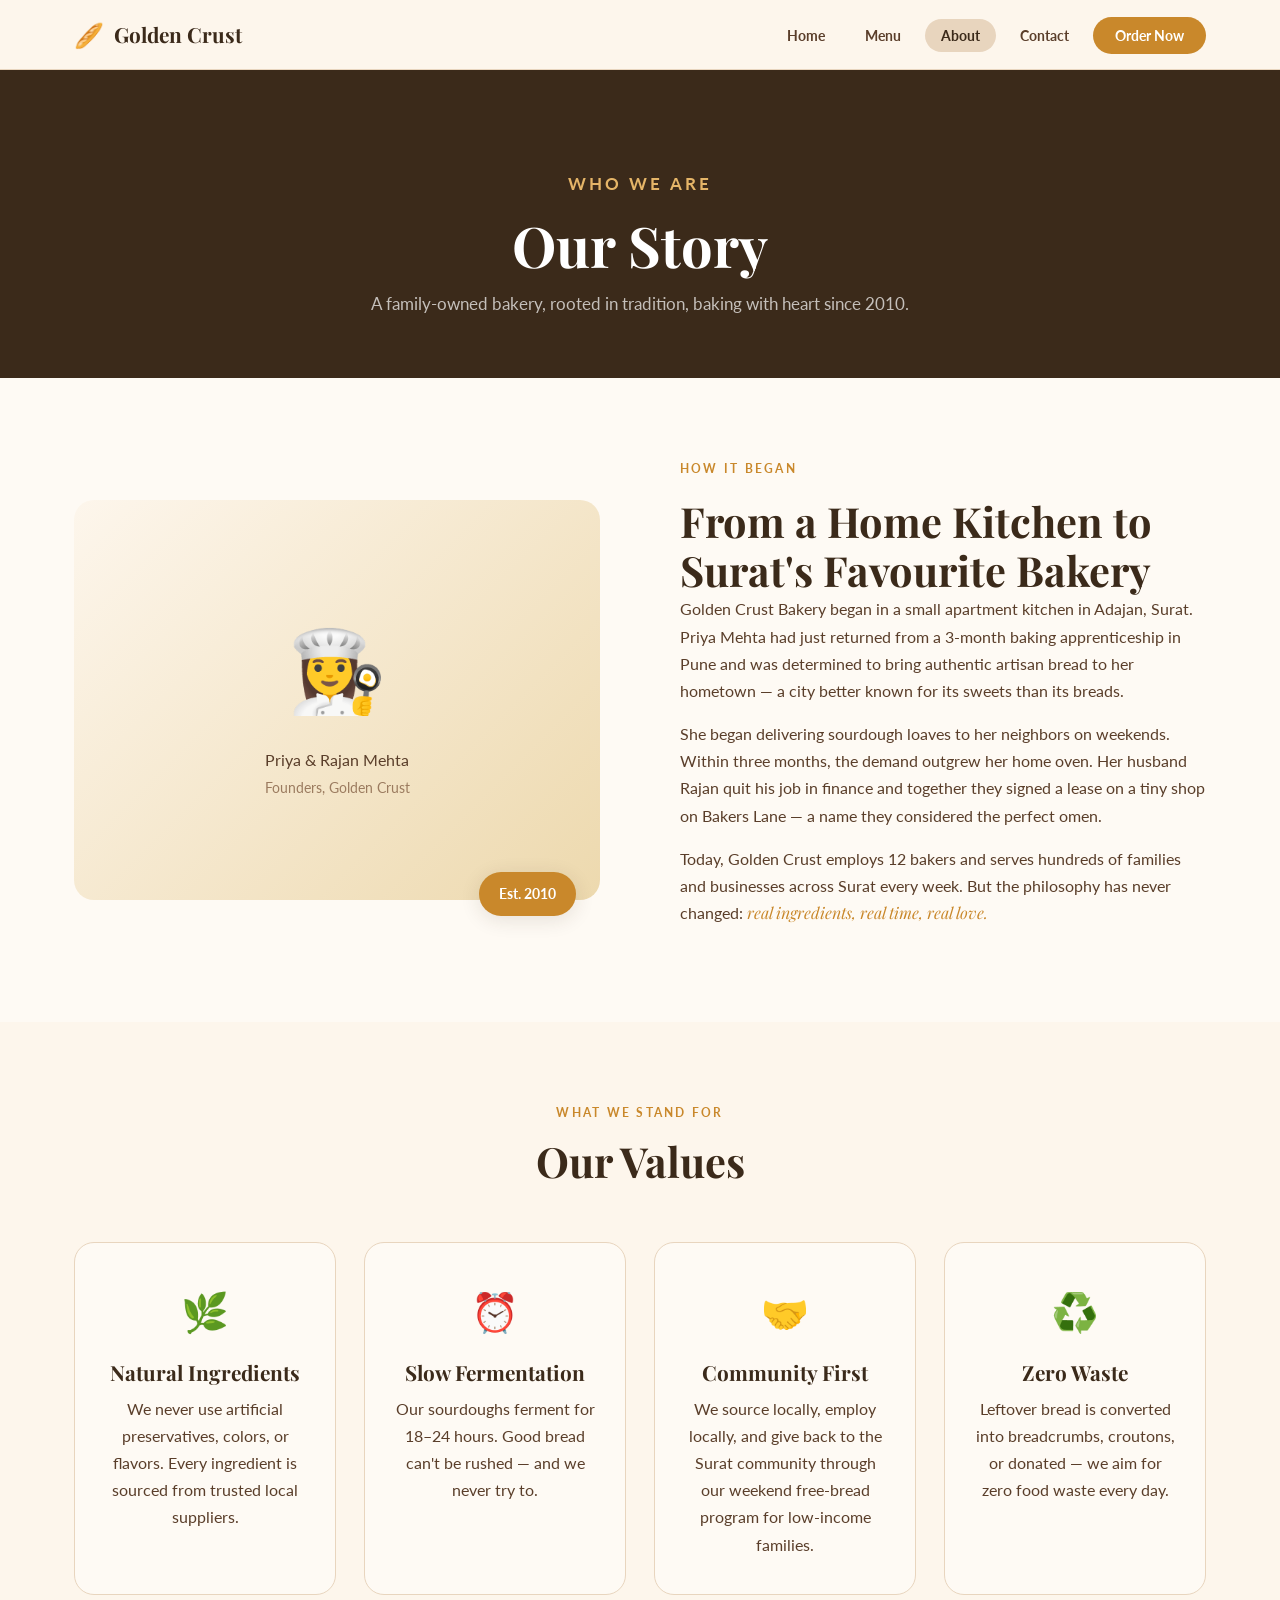
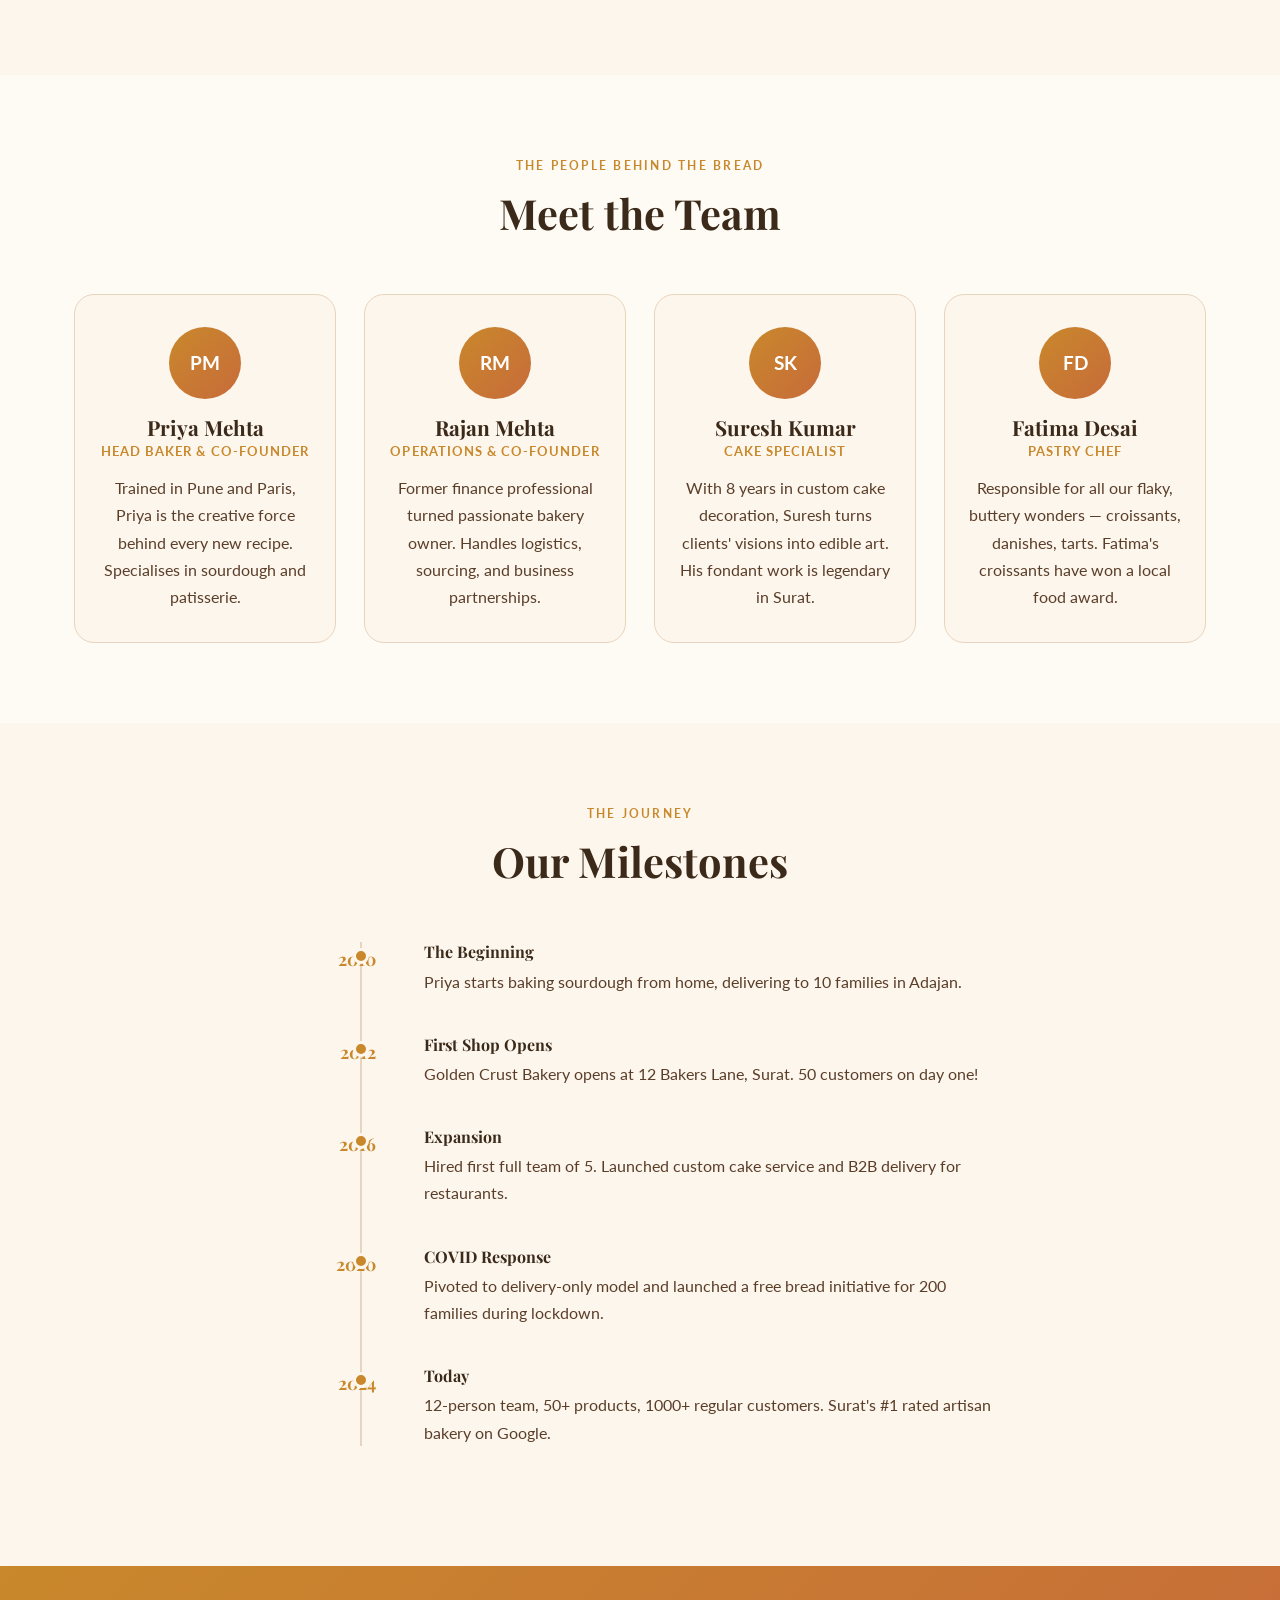
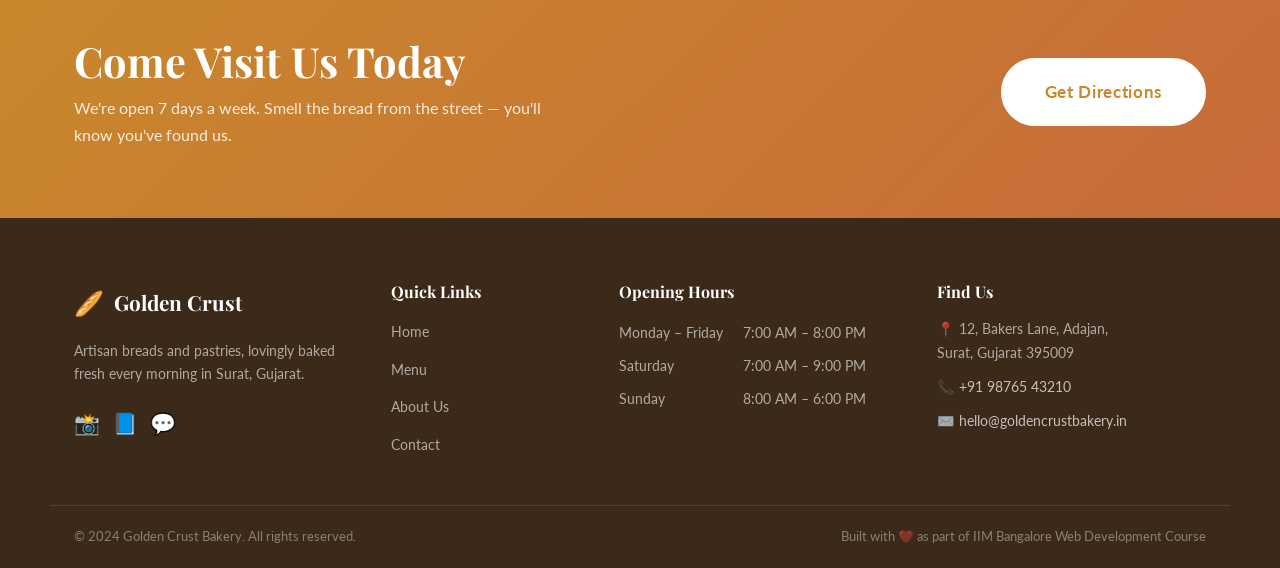
<file: about.html>
<!DOCTYPE html>
<html lang="en">
<head>
  <meta charset="UTF-8" />
  <meta name="viewport" content="width=device-width, initial-scale=1.0" />
  <title>About Us – Golden Crust Bakery</title>
  <link rel="stylesheet" href="style.css" />
  <link rel="preconnect" href="https://fonts.googleapis.com">
  <link href="https://fonts.googleapis.com/css2?family=Playfair+Display:ital,wght@0,400;0,700;1,400&family=Lato:wght@300;400;700&display=swap" rel="stylesheet">
</head>
<body>

  <!-- ===== NAVIGATION ===== -->
  <nav class="navbar" id="navbar">
    <div class="nav-container">
      <a href="index.html" class="nav-logo">
        <span class="logo-icon">🥖</span>
        <span class="logo-text">Golden Crust</span>
      </a>
      <button class="hamburger" id="hamburger" aria-label="Toggle menu">
        <span></span><span></span><span></span>
      </button>
      <ul class="nav-links" id="navLinks">
        <li><a href="index.html">Home</a></li>
        <li><a href="menu.html">Menu</a></li>
        <li><a href="about.html" class="active">About</a></li>
        <li><a href="contact.html">Contact</a></li>
        <li><a href="contact.html" class="nav-cta">Order Now</a></li>
      </ul>
    </div>
  </nav>

  <!-- ===== PAGE HEADER ===== -->
  <header class="page-header">
    <div class="container">
      <p class="section-eyebrow">Who We Are</p>
      <h1>Our Story</h1>
      <p>A family-owned bakery, rooted in tradition, baking with heart since 2010.</p>
    </div>
  </header>

  <!-- ===== STORY SECTION ===== -->
  <section class="section story-section">
    <div class="container story-grid">
      <div class="story-visual">
        <div class="story-img-block">
          <div class="story-img-inner">
            <div class="story-placeholder">
              <span style="font-size: 5rem;">👩‍🍳</span>
              <p>Priya & Rajan Mehta<br><small>Founders, Golden Crust</small></p>
            </div>
          </div>
          <div class="story-img-tag">Est. 2010</div>
        </div>
      </div>
      <div class="story-content">
        <p class="section-eyebrow">How It Began</p>
        <h2>From a Home Kitchen to Surat's Favourite Bakery</h2>
        <p>Golden Crust Bakery began in a small apartment kitchen in Adajan, Surat. Priya Mehta had just returned from a 3-month baking apprenticeship in Pune and was determined to bring authentic artisan bread to her hometown — a city better known for its sweets than its breads.</p>
        <p>She began delivering sourdough loaves to her neighbors on weekends. Within three months, the demand outgrew her home oven. Her husband Rajan quit his job in finance and together they signed a lease on a tiny shop on Bakers Lane — a name they considered the perfect omen.</p>
        <p>Today, Golden Crust employs 12 bakers and serves hundreds of families and businesses across Surat every week. But the philosophy has never changed: <em>real ingredients, real time, real love.</em></p>
      </div>
    </div>
  </section>

  <!-- ===== VALUES ===== -->
  <section class="section values-section">
    <div class="container">
      <div class="section-header">
        <p class="section-eyebrow">What We Stand For</p>
        <h2 class="section-title">Our Values</h2>
      </div>
      <div class="values-grid">
        <div class="value-card">
          <div class="value-icon">🌿</div>
          <h3>Natural Ingredients</h3>
          <p>We never use artificial preservatives, colors, or flavors. Every ingredient is sourced from trusted local suppliers.</p>
        </div>
        <div class="value-card">
          <div class="value-icon">⏰</div>
          <h3>Slow Fermentation</h3>
          <p>Our sourdoughs ferment for 18–24 hours. Good bread can't be rushed — and we never try to.</p>
        </div>
        <div class="value-card">
          <div class="value-icon">🤝</div>
          <h3>Community First</h3>
          <p>We source locally, employ locally, and give back to the Surat community through our weekend free-bread program for low-income families.</p>
        </div>
        <div class="value-card">
          <div class="value-icon">♻️</div>
          <h3>Zero Waste</h3>
          <p>Leftover bread is converted into breadcrumbs, croutons, or donated — we aim for zero food waste every day.</p>
        </div>
      </div>
    </div>
  </section>

  <!-- ===== TEAM ===== -->
  <section class="section team-section">
    <div class="container">
      <div class="section-header">
        <p class="section-eyebrow">The People Behind the Bread</p>
        <h2 class="section-title">Meet the Team</h2>
      </div>
      <div class="team-grid">
        <div class="team-card">
          <div class="team-avatar">PM</div>
          <h3>Priya Mehta</h3>
          <p class="team-role">Head Baker & Co-founder</p>
          <p>Trained in Pune and Paris, Priya is the creative force behind every new recipe. Specialises in sourdough and patisserie.</p>
        </div>
        <div class="team-card">
          <div class="team-avatar">RM</div>
          <h3>Rajan Mehta</h3>
          <p class="team-role">Operations & Co-founder</p>
          <p>Former finance professional turned passionate bakery owner. Handles logistics, sourcing, and business partnerships.</p>
        </div>
        <div class="team-card">
          <div class="team-avatar">SK</div>
          <h3>Suresh Kumar</h3>
          <p class="team-role">Cake Specialist</p>
          <p>With 8 years in custom cake decoration, Suresh turns clients' visions into edible art. His fondant work is legendary in Surat.</p>
        </div>
        <div class="team-card">
          <div class="team-avatar">FD</div>
          <h3>Fatima Desai</h3>
          <p class="team-role">Pastry Chef</p>
          <p>Responsible for all our flaky, buttery wonders — croissants, danishes, tarts. Fatima's croissants have won a local food award.</p>
        </div>
      </div>
    </div>
  </section>

  <!-- ===== MILESTONES ===== -->
  <section class="section milestones-section">
    <div class="container">
      <div class="section-header">
        <p class="section-eyebrow">The Journey</p>
        <h2 class="section-title">Our Milestones</h2>
      </div>
      <div class="timeline">
        <div class="timeline-item">
          <div class="timeline-year">2010</div>
          <div class="timeline-content">
            <h3>The Beginning</h3>
            <p>Priya starts baking sourdough from home, delivering to 10 families in Adajan.</p>
          </div>
        </div>
        <div class="timeline-item">
          <div class="timeline-year">2012</div>
          <div class="timeline-content">
            <h3>First Shop Opens</h3>
            <p>Golden Crust Bakery opens at 12 Bakers Lane, Surat. 50 customers on day one!</p>
          </div>
        </div>
        <div class="timeline-item">
          <div class="timeline-year">2016</div>
          <div class="timeline-content">
            <h3>Expansion</h3>
            <p>Hired first full team of 5. Launched custom cake service and B2B delivery for restaurants.</p>
          </div>
        </div>
        <div class="timeline-item">
          <div class="timeline-year">2020</div>
          <div class="timeline-content">
            <h3>COVID Response</h3>
            <p>Pivoted to delivery-only model and launched a free bread initiative for 200 families during lockdown.</p>
          </div>
        </div>
        <div class="timeline-item">
          <div class="timeline-year">2024</div>
          <div class="timeline-content">
            <h3>Today</h3>
            <p>12-person team, 50+ products, 1000+ regular customers. Surat's #1 rated artisan bakery on Google.</p>
          </div>
        </div>
      </div>
    </div>
  </section>

  <!-- ===== CTA ===== -->
  <section class="cta-banner">
    <div class="container cta-inner">
      <div>
        <h2>Come Visit Us Today</h2>
        <p>We're open 7 days a week. Smell the bread from the street — you'll know you've found us.</p>
      </div>
      <a href="contact.html" class="btn btn-primary btn-large">Get Directions</a>
    </div>
  </section>

  <!-- ===== FOOTER ===== -->
  <footer class="footer">
    <div class="container footer-grid">
      <div class="footer-brand">
        <a href="index.html" class="nav-logo">
          <span class="logo-icon">🥖</span>
          <span class="logo-text">Golden Crust</span>
        </a>
        <p>Artisan breads and pastries, lovingly baked fresh every morning in Surat, Gujarat.</p>
        <div class="footer-social">
          <a href="#" aria-label="Instagram">📸</a>
          <a href="#" aria-label="Facebook">📘</a>
          <a href="#" aria-label="WhatsApp">💬</a>
        </div>
      </div>
      <div class="footer-links">
        <h4>Quick Links</h4>
        <ul>
          <li><a href="index.html">Home</a></li>
          <li><a href="menu.html">Menu</a></li>
          <li><a href="about.html">About Us</a></li>
          <li><a href="contact.html">Contact</a></li>
        </ul>
      </div>
      <div class="footer-hours">
        <h4>Opening Hours</h4>
        <table class="hours-table">
          <tr><td>Monday – Friday</td><td>7:00 AM – 8:00 PM</td></tr>
          <tr><td>Saturday</td><td>7:00 AM – 9:00 PM</td></tr>
          <tr><td>Sunday</td><td>8:00 AM – 6:00 PM</td></tr>
        </table>
      </div>
      <div class="footer-contact">
        <h4>Find Us</h4>
        <address>
          <p>📍 12, Bakers Lane, Adajan,<br>Surat, Gujarat 395009</p>
          <p>📞 <a href="tel:+919876543210">+91 98765 43210</a></p>
          <p>✉️ <a href="mailto:hello@goldencrustbakery.in">hello@goldencrustbakery.in</a></p>
        </address>
      </div>
    </div>
    <div class="footer-bottom">
      <p>© 2024 Golden Crust Bakery. All rights reserved.</p>
      <p>Built with ❤️ as part of IIM Bangalore Web Development Course</p>
    </div>
  </footer>

  <script src="js/main.js"></script>
</body>
</html>
</file>
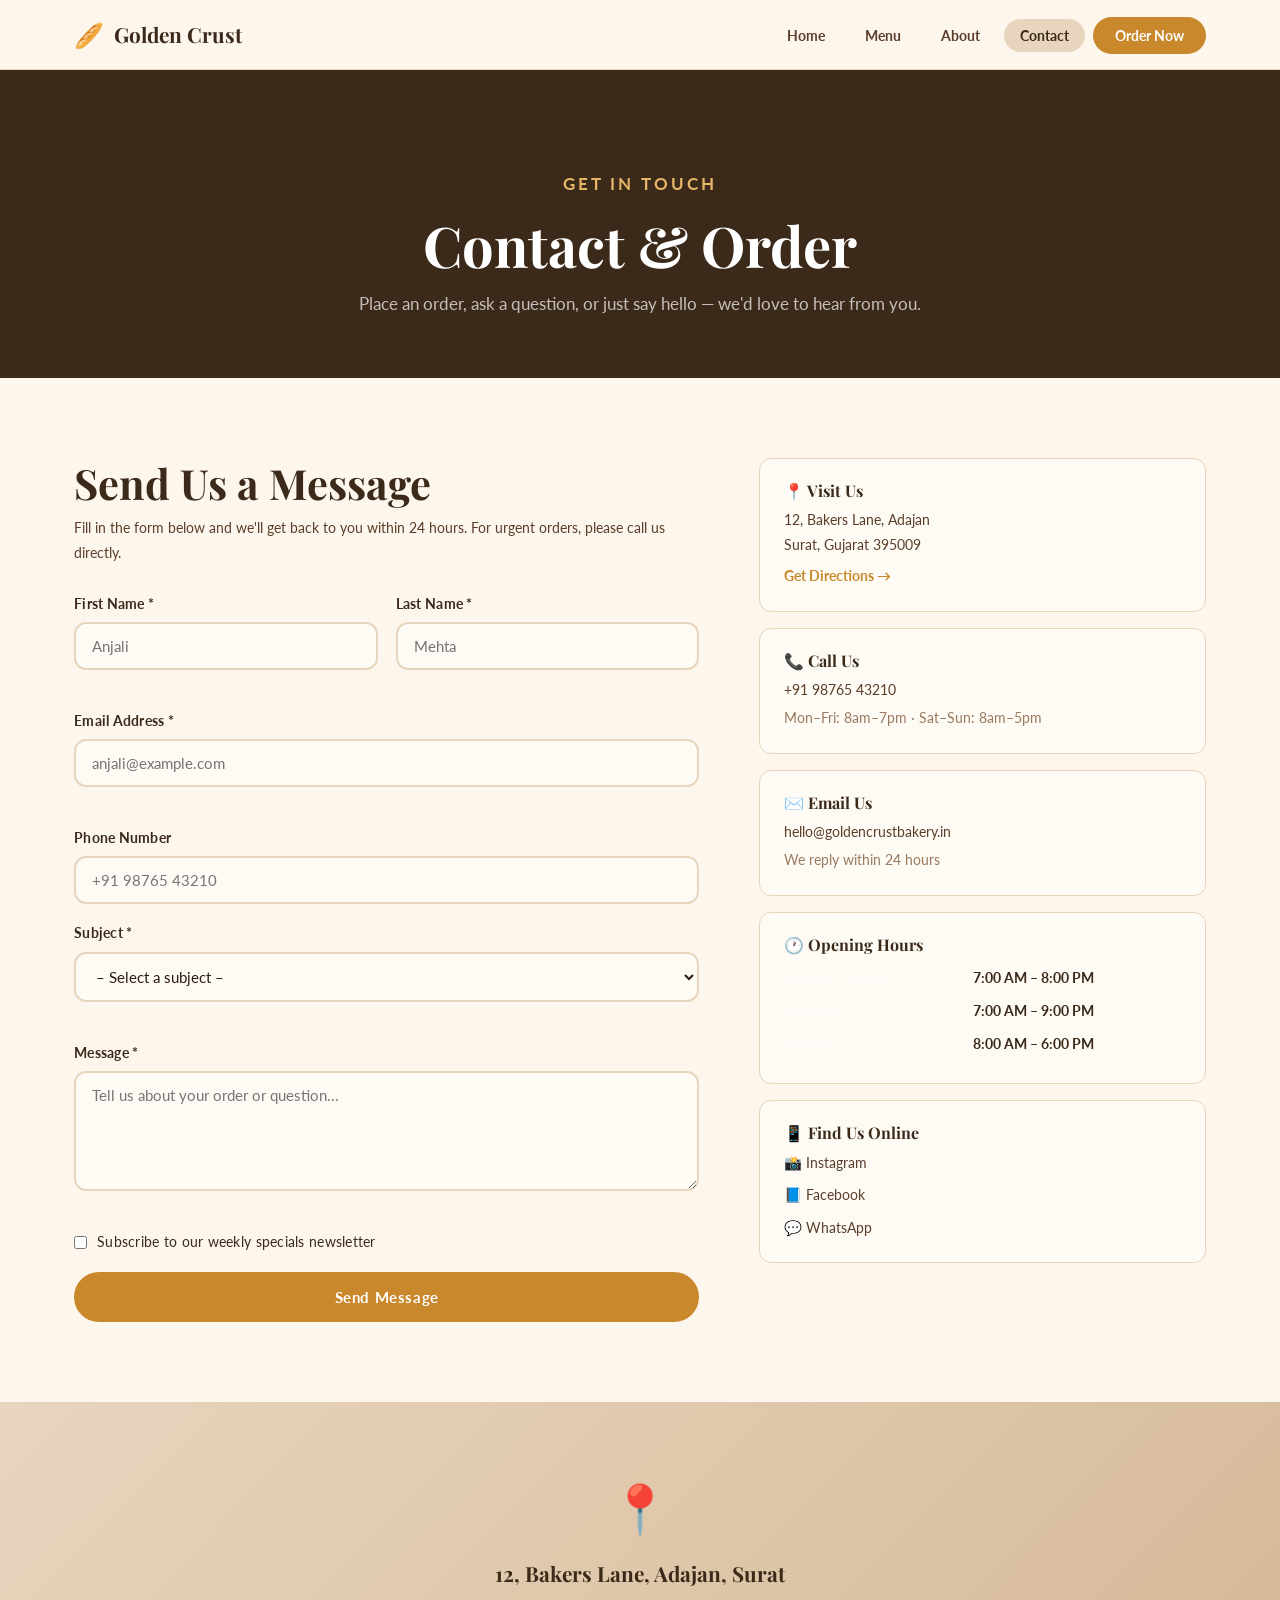
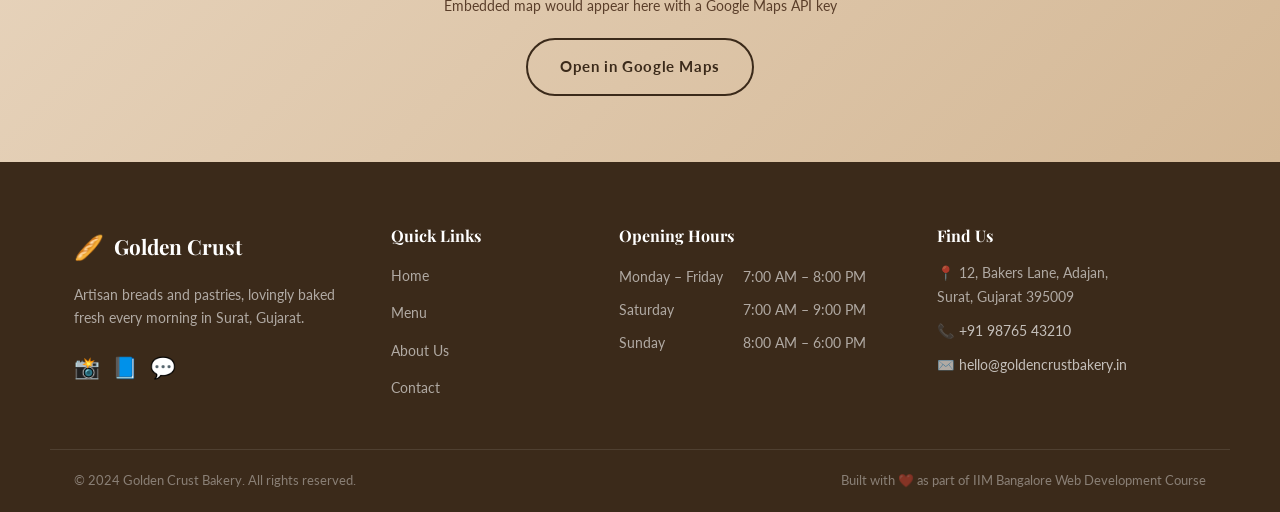
<file: contact.html>
<!DOCTYPE html>
<html lang="en">
<head>
  <meta charset="UTF-8" />
  <meta name="viewport" content="width=device-width, initial-scale=1.0" />
  <title>Contact & Order – Golden Crust Bakery</title>
  <link rel="stylesheet" href="style.css" />
  <link rel="preconnect" href="https://fonts.googleapis.com">
  <link href="https://fonts.googleapis.com/css2?family=Playfair+Display:ital,wght@0,400;0,700;1,400&family=Lato:wght@300;400;700&display=swap" rel="stylesheet">
</head>
<body>

  <!-- ===== NAVIGATION ===== -->
  <nav class="navbar" id="navbar">
    <div class="nav-container">
      <a href="index.html" class="nav-logo">
        <span class="logo-icon">🥖</span>
        <span class="logo-text">Golden Crust</span>
      </a>
      <button class="hamburger" id="hamburger" aria-label="Toggle menu">
        <span></span><span></span><span></span>
      </button>
      <ul class="nav-links" id="navLinks">
        <li><a href="index.html">Home</a></li>
        <li><a href="menu.html">Menu</a></li>
        <li><a href="about.html">About</a></li>
        <li><a href="contact.html" class="active">Contact</a></li>
        <li><a href="contact.html" class="nav-cta">Order Now</a></li>
      </ul>
    </div>
  </nav>

  <!-- ===== PAGE HEADER ===== -->
  <header class="page-header">
    <div class="container">
      <p class="section-eyebrow">Get In Touch</p>
      <h1>Contact & Order</h1>
      <p>Place an order, ask a question, or just say hello — we'd love to hear from you.</p>
    </div>
  </header>

  <!-- ===== CONTACT GRID ===== -->
  <section class="section contact-section">
    <div class="container contact-grid">

      <!-- FORM -->
      <div class="contact-form-wrapper">
        <h2>Send Us a Message</h2>
        <p class="form-subtext">Fill in the form below and we'll get back to you within 24 hours. For urgent orders, please call us directly.</p>

        <div id="formSuccess" class="form-success hidden">
          <span>✅</span>
          <div>
            <strong>Message sent!</strong>
            <p>Thank you! We'll respond within 24 hours.</p>
          </div>
        </div>

        <div id="contactForm" class="contact-form">
          <div class="form-row">
            <div class="form-group">
              <label for="firstName">First Name *</label>
              <input type="text" id="firstName" name="firstName" placeholder="Anjali" required />
              <span class="field-error" id="firstNameError"></span>
            </div>
            <div class="form-group">
              <label for="lastName">Last Name *</label>
              <input type="text" id="lastName" name="lastName" placeholder="Mehta" required />
              <span class="field-error" id="lastNameError"></span>
            </div>
          </div>
          <div class="form-group">
            <label for="email">Email Address *</label>
            <input type="email" id="email" name="email" placeholder="anjali@example.com" required />
            <span class="field-error" id="emailError"></span>
          </div>
          <div class="form-group">
            <label for="phone">Phone Number</label>
            <input type="tel" id="phone" name="phone" placeholder="+91 98765 43210" />
          </div>
          <div class="form-group">
            <label for="subject">Subject *</label>
            <select id="subject" name="subject" required>
              <option value="">– Select a subject –</option>
              <option value="custom-order">Custom Cake / Order</option>
              <option value="delivery">Delivery Enquiry</option>
              <option value="bulk-order">Bulk / Corporate Order</option>
              <option value="general">General Query</option>
              <option value="feedback">Feedback</option>
            </select>
            <span class="field-error" id="subjectError"></span>
          </div>
          <div class="form-group">
            <label for="message">Message *</label>
            <textarea id="message" name="message" rows="5" placeholder="Tell us about your order or question..." required></textarea>
            <span class="field-error" id="messageError"></span>
          </div>
          <div class="form-group form-checkbox">
            <input type="checkbox" id="newsletter" name="newsletter" />
            <label for="newsletter">Subscribe to our weekly specials newsletter</label>
          </div>
          <button type="button" class="btn btn-primary btn-full" id="submitBtn" onclick="submitForm()">
            Send Message
          </button>
        </div>
      </div>

      <!-- INFO -->
      <div class="contact-info">
        <div class="info-card">
          <h3>📍 Visit Us</h3>
          <p>12, Bakers Lane, Adajan<br>Surat, Gujarat 395009</p>
          <a href="https://maps.google.com" target="_blank" class="info-link">Get Directions →</a>
        </div>
        <div class="info-card">
          <h3>📞 Call Us</h3>
          <p><a href="tel:+919876543210">+91 98765 43210</a></p>
          <p class="info-note">Mon–Fri: 8am–7pm · Sat–Sun: 8am–5pm</p>
        </div>
        <div class="info-card">
          <h3>✉️ Email Us</h3>
          <p><a href="mailto:hello@goldencrustbakery.in">hello@goldencrustbakery.in</a></p>
          <p class="info-note">We reply within 24 hours</p>
        </div>
        <div class="info-card hours-card">
          <h3>🕐 Opening Hours</h3>
          <table class="hours-table full-width">
            <tr><td>Monday – Friday</td><td><strong>7:00 AM – 8:00 PM</strong></td></tr>
            <tr><td>Saturday</td><td><strong>7:00 AM – 9:00 PM</strong></td></tr>
            <tr><td>Sunday</td><td><strong>8:00 AM – 6:00 PM</strong></td></tr>
          </table>
        </div>
        <div class="info-card">
          <h3>📱 Find Us Online</h3>
          <div class="social-links">
            <a href="#" class="social-link">📸 Instagram</a>
            <a href="#" class="social-link">📘 Facebook</a>
            <a href="#" class="social-link">💬 WhatsApp</a>
          </div>
        </div>
      </div>
    </div>
  </section>

  <!-- ===== MAP PLACEHOLDER ===== -->
  <section class="map-section">
    <div class="map-placeholder">
      <div class="map-inner">
        <span class="map-pin">📍</span>
        <h3>12, Bakers Lane, Adajan, Surat</h3>
        <p>Embedded map would appear here with a Google Maps API key</p>
        <a href="https://maps.google.com/?q=Adajan,Surat,Gujarat" target="_blank" class="btn btn-outline">Open in Google Maps</a>
      </div>
    </div>
  </section>

  <!-- ===== FOOTER ===== -->
  <footer class="footer">
    <div class="container footer-grid">
      <div class="footer-brand">
        <a href="index.html" class="nav-logo">
          <span class="logo-icon">🥖</span>
          <span class="logo-text">Golden Crust</span>
        </a>
        <p>Artisan breads and pastries, lovingly baked fresh every morning in Surat, Gujarat.</p>
        <div class="footer-social">
          <a href="#" aria-label="Instagram">📸</a>
          <a href="#" aria-label="Facebook">📘</a>
          <a href="#" aria-label="WhatsApp">💬</a>
        </div>
      </div>
      <div class="footer-links">
        <h4>Quick Links</h4>
        <ul>
          <li><a href="index.html">Home</a></li>
          <li><a href="menu.html">Menu</a></li>
          <li><a href="about.html">About Us</a></li>
          <li><a href="contact.html">Contact</a></li>
        </ul>
      </div>
      <div class="footer-hours">
        <h4>Opening Hours</h4>
        <table class="hours-table">
          <tr><td>Monday – Friday</td><td>7:00 AM – 8:00 PM</td></tr>
          <tr><td>Saturday</td><td>7:00 AM – 9:00 PM</td></tr>
          <tr><td>Sunday</td><td>8:00 AM – 6:00 PM</td></tr>
        </table>
      </div>
      <div class="footer-contact">
        <h4>Find Us</h4>
        <address>
          <p>📍 12, Bakers Lane, Adajan,<br>Surat, Gujarat 395009</p>
          <p>📞 <a href="tel:+919876543210">+91 98765 43210</a></p>
          <p>✉️ <a href="mailto:hello@goldencrustbakery.in">hello@goldencrustbakery.in</a></p>
        </address>
      </div>
    </div>
    <div class="footer-bottom">
      <p>© 2024 Golden Crust Bakery. All rights reserved.</p>
      <p>Built with ❤️ as part of IIM Bangalore Web Development Course</p>
    </div>
  </footer>

  <script src="js/main.js"></script>
  <script src="js/contact.js"></script>
</body>
</html>
</file>
<file: style.css>
/* ======================================================
   Golden Crust Bakery – Main Stylesheet
   Aesthetic: Warm artisan / editorial bakery
   Fonts: Playfair Display (headings) + Lato (body)
   ====================================================== */

/* === CSS VARIABLES === */
:root {
  --cream:       #FDF6EC;
  --warm-white:  #FEFAF4;
  --brown-dark:  #3B2A1A;
  --brown-mid:   #7B4F2E;
  --brown-light: #A0714A;
  --gold:        #C9882B;
  --gold-light:  #E5B568;
  --terracotta:  #C76B3A;
  --sage:        #8A9E7D;
  --text-dark:   #2C1A0E;
  --text-mid:    #5A3E2A;
  --text-light:  #9B7B5F;
  --border:      #E8D5BE;
  --shadow-sm:   0 2px 8px rgba(59,42,26,0.08);
  --shadow-md:   0 4px 20px rgba(59,42,26,0.12);
  --shadow-lg:   0 8px 40px rgba(59,42,26,0.16);
  --radius-sm:   6px;
  --radius-md:   12px;
  --radius-lg:   20px;
  --radius-full: 100px;
  --nav-height:  70px;
  --transition:  0.3s cubic-bezier(0.4, 0, 0.2, 1);
}

/* === RESET & BASE === */
*, *::before, *::after { box-sizing: border-box; margin: 0; padding: 0; }

html { scroll-behavior: smooth; font-size: 16px; }

body {
  font-family: 'Lato', sans-serif;
  background-color: var(--cream);
  color: var(--text-dark);
  line-height: 1.7;
  overflow-x: hidden;
}

img { max-width: 100%; display: block; }
a  { text-decoration: none; color: inherit; }
ul { list-style: none; }
address { font-style: normal; }

/* === TYPOGRAPHY === */
h1, h2, h3, h4 {
  font-family: 'Playfair Display', serif;
  line-height: 1.2;
  color: var(--brown-dark);
}
h1 { font-size: clamp(2rem, 5vw, 3.5rem); font-weight: 700; }
h2 { font-size: clamp(1.6rem, 3.5vw, 2.6rem); }
h3 { font-size: 1.3rem; }
p  { color: var(--text-mid); font-size: 1rem; }
em { font-family: 'Playfair Display', serif; font-style: italic; color: var(--gold); }
strong { color: var(--brown-dark); font-weight: 700; }

/* === LAYOUT === */
.container {
  max-width: 1180px;
  margin: 0 auto;
  padding: 0 24px;
}

.section { padding: 80px 0; }

.section-header {
  text-align: center;
  max-width: 640px;
  margin: 0 auto 56px;
}

.section-eyebrow {
  font-family: 'Lato', sans-serif;
  font-size: 0.78rem;
  font-weight: 700;
  letter-spacing: 0.18em;
  text-transform: uppercase;
  color: var(--gold);
  margin-bottom: 12px;
}

.section-title { margin-bottom: 16px; }
.section-subtitle { font-size: 1.05rem; }

/* === BUTTONS === */
.btn {
  display: inline-flex;
  align-items: center;
  gap: 8px;
  padding: 14px 32px;
  border-radius: var(--radius-full);
  font-family: 'Lato', sans-serif;
  font-size: 0.95rem;
  font-weight: 700;
  letter-spacing: 0.04em;
  cursor: pointer;
  transition: var(--transition);
  border: 2px solid transparent;
  text-align: center;
}

.btn-primary {
  background: var(--gold);
  color: #fff;
  border-color: var(--gold);
}
.btn-primary:hover {
  background: var(--brown-mid);
  border-color: var(--brown-mid);
  transform: translateY(-2px);
  box-shadow: var(--shadow-md);
}

.btn-outline {
  background: transparent;
  color: var(--brown-dark);
  border-color: var(--brown-dark);
}
.btn-outline:hover {
  background: var(--brown-dark);
  color: var(--cream);
  transform: translateY(-2px);
}

.btn-large { padding: 18px 42px; font-size: 1.05rem; }
.btn-full  { width: 100%; justify-content: center; }

/* === NAVIGATION === */
.navbar {
  position: fixed;
  top: 0; left: 0; right: 0;
  height: var(--nav-height);
  background: rgba(253,246,236,0.95);
  backdrop-filter: blur(10px);
  -webkit-backdrop-filter: blur(10px);
  border-bottom: 1px solid var(--border);
  z-index: 1000;
  transition: box-shadow var(--transition);
}
.navbar.scrolled { box-shadow: var(--shadow-md); }

.nav-container {
  max-width: 1180px;
  margin: 0 auto;
  padding: 0 24px;
  height: 100%;
  display: flex;
  align-items: center;
  justify-content: space-between;
}

.nav-logo {
  display: flex;
  align-items: center;
  gap: 10px;
  font-family: 'Playfair Display', serif;
  font-size: 1.3rem;
  font-weight: 700;
  color: var(--brown-dark);
}
.logo-icon { font-size: 1.5rem; }

.nav-links {
  display: flex;
  align-items: center;
  gap: 8px;
}
.nav-links a {
  padding: 8px 16px;
  border-radius: var(--radius-full);
  font-size: 0.9rem;
  font-weight: 700;
  color: var(--text-mid);
  transition: var(--transition);
}
.nav-links a:hover, .nav-links a.active {
  color: var(--brown-dark);
  background: var(--border);
}
.nav-cta {
  background: var(--gold) !important;
  color: #fff !important;
  padding: 10px 22px !important;
}
.nav-cta:hover {
  background: var(--brown-mid) !important;
}

/* Hamburger */
.hamburger {
  display: none;
  flex-direction: column;
  gap: 5px;
  background: none;
  border: none;
  cursor: pointer;
  padding: 4px;
}
.hamburger span {
  display: block;
  width: 24px;
  height: 2px;
  background: var(--brown-dark);
  border-radius: 2px;
  transition: var(--transition);
}

/* === HERO === */
.hero {
  min-height: 100vh;
  padding-top: var(--nav-height);
  display: grid;
  grid-template-columns: 1fr 1fr;
  align-items: center;
  gap: 0;
  max-width: 1180px;
  margin: 0 auto;
  padding-left: 24px;
  padding-right: 24px;
  position: relative;
}

.hero-content { padding-right: 40px; }

.hero-eyebrow {
  font-size: 0.78rem;
  font-weight: 700;
  letter-spacing: 0.18em;
  text-transform: uppercase;
  color: var(--gold);
  margin-bottom: 16px;
}

.hero-title {
  font-size: clamp(2.4rem, 5vw, 3.8rem);
  margin-bottom: 20px;
  animation: fadeInUp 0.8s ease both;
}

.hero-subtitle {
  font-size: 1.1rem;
  max-width: 480px;
  margin-bottom: 36px;
  animation: fadeInUp 0.8s ease 0.15s both;
}

.hero-buttons {
  display: flex;
  gap: 16px;
  flex-wrap: wrap;
  margin-bottom: 48px;
  animation: fadeInUp 0.8s ease 0.3s both;
}

.hero-stats {
  display: flex;
  align-items: center;
  gap: 24px;
  animation: fadeInUp 0.8s ease 0.45s both;
}
.stat { display: flex; flex-direction: column; }
.stat strong { font-size: 1.8rem; font-family: 'Playfair Display', serif; color: var(--brown-dark); line-height: 1; }
.stat span { font-size: 0.78rem; color: var(--text-light); margin-top: 4px; }
.stat-divider { width: 1px; height: 40px; background: var(--border); }

/* Hero visual */
.hero-visual {
  display: flex;
  justify-content: center;
  align-items: center;
  animation: fadeIn 1s ease 0.2s both;
}
.hero-image-wrapper {
  position: relative;
  width: 400px;
  height: 400px;
}
.hero-badge {
  position: absolute;
  top: 20px; right: -10px;
  background: var(--terracotta);
  color: #fff;
  font-size: 0.78rem;
  font-weight: 700;
  letter-spacing: 0.1em;
  text-transform: uppercase;
  padding: 8px 18px;
  border-radius: var(--radius-full);
  z-index: 2;
  animation: pulse 2s ease-in-out infinite;
}
.hero-img-placeholder {
  width: 100%;
  height: 100%;
  background: linear-gradient(135deg, #F5E6C8 0%, #E8C98A 100%);
  border-radius: 50% 30% 50% 30%;
  display: flex;
  align-items: center;
  justify-content: center;
  overflow: hidden;
}

/* Bread illustration */
.bread-art { position: relative; display: flex; flex-direction: column; align-items: center; }
.bread-body {
  width: 180px;
  height: 120px;
  background: linear-gradient(135deg, #C98C3A, #8B5A1E);
  border-radius: 50% 50% 40% 40%;
  box-shadow: 0 4px 20px rgba(139,90,30,0.4), inset 0 -8px 16px rgba(0,0,0,0.2);
  position: relative;
}
.bread-body::before {
  content: '';
  position: absolute;
  top: 20px; left: 50%;
  transform: translateX(-50%);
  width: 140px; height: 4px;
  background: rgba(255,255,255,0.25);
  border-radius: 2px;
}
.bread-body::after {
  content: '';
  position: absolute;
  top: 35px; left: 50%;
  transform: translateX(-50%);
  width: 100px; height: 4px;
  background: rgba(255,255,255,0.15);
  border-radius: 2px;
}
.steam { width: 4px; border-radius: 10px; background: rgba(255,255,255,0.6); position: absolute; animation: steamRise 2s ease-in-out infinite; }
.s1 { height: 30px; top: -40px; left: 60px; animation-delay: 0s; }
.s2 { height: 45px; top: -55px; left: 85px; animation-delay: 0.4s; }
.s3 { height: 25px; top: -35px; left: 110px; animation-delay: 0.8s; }

/* Hero scroll hint */
.hero-scroll-hint {
  position: absolute;
  bottom: 30px;
  left: 50%;
  transform: translateX(-50%);
  display: flex;
  flex-direction: column;
  align-items: center;
  gap: 8px;
  color: var(--text-light);
  font-size: 0.75rem;
  letter-spacing: 0.1em;
  text-transform: uppercase;
}
.scroll-arrow {
  width: 2px;
  height: 30px;
  background: var(--border);
  position: relative;
  overflow: hidden;
}
.scroll-arrow::after {
  content: '';
  position: absolute;
  top: -30px;
  left: 0;
  width: 100%;
  height: 100%;
  background: var(--gold);
  animation: scrollLine 1.5s ease-in-out infinite;
}

/* === FEATURES STRIP === */
.features-strip {
  background: var(--brown-dark);
  padding: 30px 0;
  display: flex;
  justify-content: center;
  gap: 0;
  flex-wrap: wrap;
}
.feature-item {
  display: flex;
  align-items: center;
  gap: 16px;
  padding: 16px 40px;
  border-right: 1px solid rgba(255,255,255,0.1);
}
.feature-item:last-child { border-right: none; }
.feature-icon { font-size: 2rem; }
.feature-item strong { display: block; color: #fff; font-size: 0.95rem; margin-bottom: 2px; }
.feature-item p { color: rgba(255,255,255,0.6); font-size: 0.82rem; }

/* === PRODUCTS GRID === */
.products-grid {
  display: grid;
  grid-template-columns: repeat(auto-fill, minmax(260px, 1fr));
  gap: 28px;
  margin-bottom: 48px;
}

.product-card {
  background: var(--warm-white);
  border-radius: var(--radius-lg);
  overflow: hidden;
  box-shadow: var(--shadow-sm);
  transition: var(--transition);
  border: 1px solid var(--border);
}
.product-card:hover {
  transform: translateY(-6px);
  box-shadow: var(--shadow-lg);
}

.product-img {
  height: 220px;
  position: relative;
  overflow: hidden;
  background: linear-gradient(135deg, var(--cream), #EDD9AE);
}
.product-img img {
  width: 100%;
  height: 100%;
  object-fit: cover;
  display: block;
  transition: transform 0.4s ease;
}
.product-card:hover .product-img img {
  transform: scale(1.06);
}

.product-badge {
  position: absolute;
  top: 12px;
  left: 12px;
  font-size: 0.7rem;
  font-weight: 700;
  text-transform: uppercase;
  letter-spacing: 0.08em;
  padding: 4px 10px;
  border-radius: var(--radius-full);
  background: var(--gold);
  color: #fff;
}
.badge-new { background: var(--sage); }
.badge-seasonal { background: var(--terracotta); }

.product-body { padding: 20px; }
.product-body h3 { font-size: 1.1rem; margin-bottom: 6px; }
.product-body p { font-size: 0.88rem; margin-bottom: 14px; line-height: 1.5; }
.product-footer {
  display: flex;
  justify-content: space-between;
  align-items: center;
}
.product-price {
  font-family: 'Playfair Display', serif;
  font-size: 1.2rem;
  font-weight: 700;
  color: var(--gold);
}
.product-order-btn {
  background: none;
  border: 1.5px solid var(--brown-mid);
  color: var(--brown-mid);
  font-size: 0.8rem;
  font-weight: 700;
  padding: 6px 16px;
  border-radius: var(--radius-full);
  cursor: pointer;
  transition: var(--transition);
  font-family: 'Lato', sans-serif;
}
.product-order-btn:hover {
  background: var(--brown-mid);
  color: #fff;
}

.section-cta { text-align: center; }

/* === ABOUT TEASER === */
.about-teaser { background: var(--warm-white); }

.about-teaser-grid {
  display: grid;
  grid-template-columns: 1fr 1fr;
  gap: 80px;
  align-items: center;
}

.about-teaser-visual {
  position: relative;
  height: 400px;
}
.about-card {
  background: #fff;
  border-radius: var(--radius-md);
  padding: 20px 24px;
  box-shadow: var(--shadow-md);
  position: absolute;
  border-left: 4px solid var(--gold);
  transition: var(--transition);
}
.about-card:hover { transform: translateY(-4px); }
.about-card-icon { font-size: 1.8rem; display: block; margin-bottom: 8px; }
.about-card strong { display: block; font-size: 1rem; margin-bottom: 4px; }
.about-card p { font-size: 0.85rem; }
.card-1 { top: 60px; left: 0; width: 200px; }
.card-2 { bottom: 60px; right: 0; width: 200px; }
.about-decoration {
  position: absolute;
  top: 50%;
  left: 50%;
  transform: translate(-50%, -50%);
  width: 280px;
  height: 280px;
  border-radius: 50% 30% 50% 30%;
  background: linear-gradient(135deg, var(--cream), #EDD9AE);
  z-index: -1;
}

.about-teaser-content { padding: 20px 0; }
.about-teaser-content p { margin-bottom: 16px; }
.about-teaser-content .btn { margin-top: 8px; }

/* === TESTIMONIALS === */
.testimonials-section { background: var(--cream); }

.testimonials-grid {
  display: grid;
  grid-template-columns: repeat(3, 1fr);
  gap: 28px;
}

.testimonial-card {
  background: var(--warm-white);
  border-radius: var(--radius-lg);
  padding: 32px;
  box-shadow: var(--shadow-sm);
  border: 1px solid var(--border);
  transition: var(--transition);
}
.testimonial-card:hover { box-shadow: var(--shadow-md); transform: translateY(-4px); }
.featured-testimonial {
  background: var(--brown-dark);
  border-color: var(--brown-dark);
}
.featured-testimonial .stars { color: var(--gold-light); }
.featured-testimonial p { color: rgba(255,255,255,0.85); }
.featured-testimonial strong { color: #fff; }
.featured-testimonial span { color: rgba(255,255,255,0.55); }

.stars { color: var(--gold); font-size: 1rem; margin-bottom: 16px; letter-spacing: 2px; }

.testimonial-card > p {
  font-size: 0.95rem;
  line-height: 1.7;
  font-style: italic;
  margin-bottom: 24px;
}

.testimonial-author {
  display: flex;
  align-items: center;
  gap: 12px;
}
.author-avatar {
  width: 44px; height: 44px;
  border-radius: 50%;
  background: var(--gold);
  color: #fff;
  display: flex;
  align-items: center;
  justify-content: center;
  font-weight: 700;
  font-size: 0.85rem;
  flex-shrink: 0;
}
.testimonial-author strong { display: block; font-size: 0.9rem; }
.testimonial-author span { font-size: 0.78rem; color: var(--text-light); }

/* === CTA BANNER === */
.cta-banner {
  background: linear-gradient(135deg, var(--gold) 0%, var(--terracotta) 100%);
  padding: 70px 0;
}
.cta-inner {
  display: flex;
  align-items: center;
  justify-content: space-between;
  gap: 40px;
  flex-wrap: wrap;
}
.cta-banner h2 { color: #fff; margin-bottom: 8px; }
.cta-banner p { color: rgba(255,255,255,0.85); max-width: 500px; }
.cta-banner .btn-primary {
  background: #fff;
  color: var(--gold);
  border-color: #fff;
  flex-shrink: 0;
}
.cta-banner .btn-primary:hover {
  background: var(--brown-dark);
  color: #fff;
  border-color: var(--brown-dark);
}

/* === PAGE HEADER (inner pages) === */
.page-header {
  background: var(--brown-dark);
  padding: 100px 0 60px;
  margin-top: var(--nav-height);
  text-align: center;
}
.page-header h1 { color: #fff; margin-bottom: 12px; }
.page-header p { color: rgba(255,255,255,0.7); font-size: 1.05rem; }
.page-header .section-eyebrow { color: var(--gold-light); }

/* === MENU PAGE === */
.menu-filters {
  display: flex;
  gap: 10px;
  flex-wrap: wrap;
  margin-bottom: 48px;
  justify-content: center;
}
.filter-btn {
  padding: 10px 24px;
  border-radius: var(--radius-full);
  border: 2px solid var(--border);
  background: var(--warm-white);
  color: var(--text-mid);
  font-family: 'Lato', sans-serif;
  font-size: 0.9rem;
  font-weight: 700;
  cursor: pointer;
  transition: var(--transition);
}
.filter-btn:hover, .filter-btn.active {
  background: var(--brown-dark);
  border-color: var(--brown-dark);
  color: #fff;
}

.menu-grid {
  display: grid;
  grid-template-columns: repeat(auto-fill, minmax(260px, 1fr));
  gap: 28px;
}

/* Custom Order Section */
.custom-order-section { background: var(--warm-white); }
.custom-order-inner {
  display: flex;
  gap: 60px;
  align-items: center;
  flex-wrap: wrap;
}
.custom-order-text { flex: 1; min-width: 280px; }
.custom-order-text h2 { margin-bottom: 12px; }
.custom-order-text p { margin-bottom: 20px; }
.custom-order-list { display: flex; flex-direction: column; gap: 8px; }
.custom-order-list li { font-size: 0.95rem; color: var(--text-mid); }

/* === ABOUT PAGE === */
.story-section { background: var(--warm-white); }
.story-grid {
  display: grid;
  grid-template-columns: 1fr 1fr;
  gap: 80px;
  align-items: center;
}
.story-img-block {
  position: relative;
  height: 400px;
}
.story-img-inner {
  width: 100%;
  height: 100%;
  background: linear-gradient(135deg, var(--cream), #EDD9AE);
  border-radius: var(--radius-lg);
  display: flex;
  align-items: center;
  justify-content: center;
  text-align: center;
}
.story-placeholder p { font-size: 1rem; color: var(--text-mid); margin-top: 10px; }
.story-placeholder small { color: var(--text-light); font-size: 0.85rem; }
.story-img-tag {
  position: absolute;
  bottom: -16px;
  right: 24px;
  background: var(--gold);
  color: #fff;
  padding: 10px 20px;
  border-radius: var(--radius-full);
  font-weight: 700;
  font-size: 0.9rem;
  box-shadow: var(--shadow-md);
}
.story-content p { margin-bottom: 16px; }
.story-content .btn { margin-top: 8px; }

/* Values */
.values-section { background: var(--cream); }
.values-grid {
  display: grid;
  grid-template-columns: repeat(auto-fill, minmax(240px, 1fr));
  gap: 28px;
}
.value-card {
  background: var(--warm-white);
  border-radius: var(--radius-lg);
  padding: 36px 28px;
  text-align: center;
  border: 1px solid var(--border);
  transition: var(--transition);
}
.value-card:hover { transform: translateY(-4px); box-shadow: var(--shadow-md); }
.value-icon { font-size: 2.4rem; margin-bottom: 16px; }
.value-card h3 { margin-bottom: 10px; }

/* Team */
.team-section { background: var(--warm-white); }
.team-grid {
  display: grid;
  grid-template-columns: repeat(auto-fill, minmax(220px, 1fr));
  gap: 28px;
}
.team-card {
  background: var(--cream);
  border-radius: var(--radius-lg);
  padding: 32px 24px;
  text-align: center;
  border: 1px solid var(--border);
  transition: var(--transition);
}
.team-card:hover { transform: translateY(-4px); box-shadow: var(--shadow-md); }
.team-avatar {
  width: 72px; height: 72px;
  border-radius: 50%;
  background: linear-gradient(135deg, var(--gold), var(--terracotta));
  color: #fff;
  font-size: 1.2rem;
  font-weight: 700;
  display: flex;
  align-items: center;
  justify-content: center;
  margin: 0 auto 16px;
}
.team-role {
  color: var(--gold);
  font-size: 0.82rem;
  font-weight: 700;
  text-transform: uppercase;
  letter-spacing: 0.08em;
  margin-bottom: 12px;
}

/* Timeline */
.milestones-section { background: var(--cream); }
.timeline {
  position: relative;
  max-width: 720px;
  margin: 0 auto;
}
.timeline::before {
  content: '';
  position: absolute;
  left: 80px;
  top: 0; bottom: 0;
  width: 2px;
  background: var(--border);
}
.timeline-item {
  display: grid;
  grid-template-columns: 120px 1fr;
  gap: 24px;
  margin-bottom: 40px;
  position: relative;
}
.timeline-item::before {
  content: '';
  position: absolute;
  left: 73px;
  top: 6px;
  width: 16px;
  height: 16px;
  border-radius: 50%;
  background: var(--gold);
  border: 3px solid var(--cream);
}
.timeline-year {
  font-family: 'Playfair Display', serif;
  font-size: 1.1rem;
  font-weight: 700;
  color: var(--gold);
  text-align: right;
  padding-right: 24px;
  padding-top: 2px;
}
.timeline-content h3 { font-size: 1rem; margin-bottom: 6px; }

/* === CONTACT PAGE === */
.contact-grid {
  display: grid;
  grid-template-columns: 1.4fr 1fr;
  gap: 60px;
  align-items: start;
}

.contact-form-wrapper h2 { margin-bottom: 8px; }
.form-subtext { font-size: 0.9rem; margin-bottom: 28px; }

.contact-form { display: flex; flex-direction: column; gap: 18px; }

.form-row { display: grid; grid-template-columns: 1fr 1fr; gap: 18px; }

.form-group { display: flex; flex-direction: column; gap: 6px; }
.form-group label {
  font-size: 0.85rem;
  font-weight: 700;
  color: var(--brown-dark);
  letter-spacing: 0.02em;
}
.form-group input,
.form-group select,
.form-group textarea {
  padding: 13px 16px;
  border: 2px solid var(--border);
  border-radius: var(--radius-md);
  font-family: 'Lato', sans-serif;
  font-size: 0.95rem;
  color: var(--text-dark);
  background: var(--warm-white);
  transition: border-color var(--transition);
  outline: none;
}
.form-group input:focus,
.form-group select:focus,
.form-group textarea:focus {
  border-color: var(--gold);
  box-shadow: 0 0 0 3px rgba(201,136,43,0.1);
}
.form-group input.error,
.form-group select.error,
.form-group textarea.error {
  border-color: #e53e3e;
}
.field-error {
  font-size: 0.78rem;
  color: #e53e3e;
  min-height: 16px;
}
.form-checkbox {
  flex-direction: row;
  align-items: center;
  gap: 10px;
}
.form-checkbox input { width: auto; }
.form-checkbox label { font-weight: 400; cursor: pointer; }

.form-success {
  display: flex;
  align-items: center;
  gap: 16px;
  background: #f0fff4;
  border: 2px solid #68d391;
  border-radius: var(--radius-md);
  padding: 20px;
  margin-bottom: 20px;
}
.form-success span { font-size: 1.8rem; }
.form-success strong { display: block; color: #276749; margin-bottom: 4px; }
.form-success p { color: #276749; font-size: 0.9rem; }
.hidden { display: none !important; }

/* Contact Info */
.contact-info { display: flex; flex-direction: column; gap: 16px; }
.info-card {
  background: var(--warm-white);
  border-radius: var(--radius-md);
  padding: 22px 24px;
  border: 1px solid var(--border);
}
.info-card h3 { font-size: 1rem; margin-bottom: 8px; }
.info-card p { font-size: 0.9rem; }
.info-link {
  display: inline-block;
  margin-top: 8px;
  font-size: 0.85rem;
  font-weight: 700;
  color: var(--gold);
}
.info-note { font-size: 0.8rem; color: var(--text-light); margin-top: 4px; }
.hours-card .hours-table.full-width { width: 100%; }
.social-links { display: flex; flex-direction: column; gap: 8px; margin-top: 4px; }
.social-link { font-size: 0.9rem; color: var(--text-mid); }
.social-link:hover { color: var(--gold); }

/* Map */
.map-section { height: 360px; }
.map-placeholder {
  width: 100%;
  height: 100%;
  background: linear-gradient(135deg, #E8D5BE 0%, #D4B896 100%);
  display: flex;
  align-items: center;
  justify-content: center;
}
.map-inner { text-align: center; }
.map-pin { font-size: 3rem; display: block; margin-bottom: 12px; }
.map-inner h3 { margin-bottom: 8px; }
.map-inner p { font-size: 0.9rem; margin-bottom: 20px; }

/* === FOOTER === */
.footer {
  background: var(--brown-dark);
  padding: 64px 0 0;
}
.footer-grid {
  display: grid;
  grid-template-columns: 1.5fr 1fr 1.5fr 1.5fr;
  gap: 48px;
  padding-bottom: 48px;
}
.footer-brand .nav-logo { margin-bottom: 16px; color: #fff; }
.footer-brand p { color: rgba(255,255,255,0.6); font-size: 0.9rem; line-height: 1.6; margin-bottom: 20px; }
.footer-social { display: flex; gap: 12px; }
.footer-social a { font-size: 1.3rem; transition: transform var(--transition); }
.footer-social a:hover { transform: scale(1.2); }

.footer h4 {
  color: #fff;
  font-family: 'Playfair Display', serif;
  font-size: 1rem;
  margin-bottom: 16px;
}
.footer-links ul { display: flex; flex-direction: column; gap: 10px; }
.footer-links a { color: rgba(255,255,255,0.6); font-size: 0.9rem; transition: color var(--transition); }
.footer-links a:hover { color: var(--gold-light); }

.hours-table { border-collapse: collapse; }
.hours-table td { padding: 5px 0; color: rgba(255,255,255,0.6); font-size: 0.85rem; }
.hours-table td:last-child { padding-left: 20px; }

.footer-contact address p { color: rgba(255,255,255,0.6); font-size: 0.88rem; margin-bottom: 10px; }
.footer-contact a { color: rgba(255,255,255,0.7); }
.footer-contact a:hover { color: var(--gold-light); }

.footer-bottom {
  border-top: 1px solid rgba(255,255,255,0.1);
  padding: 20px 24px;
  display: flex;
  justify-content: space-between;
  align-items: center;
  flex-wrap: wrap;
  gap: 10px;
  max-width: 1180px;
  margin: 0 auto;
}
.footer-bottom p { color: rgba(255,255,255,0.4); font-size: 0.8rem; }

/* === ANIMATIONS === */
@keyframes fadeInUp {
  from { opacity: 0; transform: translateY(30px); }
  to   { opacity: 1; transform: translateY(0); }
}
@keyframes fadeIn {
  from { opacity: 0; }
  to   { opacity: 1; }
}
@keyframes steamRise {
  0%, 100% { opacity: 0; transform: translateY(0) scaleX(1); }
  50%       { opacity: 0.8; transform: translateY(-20px) scaleX(1.5); }
}
@keyframes pulse {
  0%, 100% { transform: scale(1); }
  50%       { transform: scale(1.05); }
}
@keyframes scrollLine {
  0%   { transform: translateY(-100%); }
  100% { transform: translateY(200%); }
}

/* Scroll reveal */
.reveal {
  opacity: 0;
  transform: translateY(24px);
  transition: opacity 0.6s ease, transform 0.6s ease;
}
.reveal.visible {
  opacity: 1;
  transform: translateY(0);
}

/* === RESPONSIVE === */
@media (max-width: 900px) {
  .hero {
    grid-template-columns: 1fr;
    text-align: center;
    padding-top: calc(var(--nav-height) + 40px);
    padding-bottom: 40px;
    min-height: auto;
  }
  .hero-content { padding-right: 0; }
  .hero-subtitle { margin-left: auto; margin-right: auto; }
  .hero-buttons { justify-content: center; }
  .hero-stats { justify-content: center; }
  .hero-visual { order: -1; }
  .hero-image-wrapper { width: 280px; height: 280px; }
  .hero-scroll-hint { display: none; }

  .about-teaser-grid,
  .story-grid,
  .contact-grid { grid-template-columns: 1fr; }
  .about-teaser-visual { height: 260px; margin-bottom: 40px; }
  .story-img-block { height: 280px; margin-bottom: 40px; }

  .testimonials-grid { grid-template-columns: 1fr; max-width: 480px; margin: 0 auto; }
  .footer-grid { grid-template-columns: 1fr 1fr; }
  .features-strip { gap: 0; }
  .feature-item { padding: 16px 24px; border-right: none; border-bottom: 1px solid rgba(255,255,255,0.1); }
  .feature-item:last-child { border-bottom: none; }
}

@media (max-width: 640px) {
  .hamburger { display: flex; }
  .nav-links {
    display: none;
    position: fixed;
    top: var(--nav-height);
    left: 0; right: 0;
    background: var(--cream);
    flex-direction: column;
    padding: 24px;
    border-bottom: 1px solid var(--border);
    box-shadow: var(--shadow-md);
  }
  .nav-links.open { display: flex; }
  .nav-links a { font-size: 1rem; padding: 12px 16px; }

  .section { padding: 56px 0; }
  .footer-grid { grid-template-columns: 1fr; }
  .form-row { grid-template-columns: 1fr; }
  .cta-inner { flex-direction: column; text-align: center; }
  .footer-bottom { flex-direction: column; text-align: center; }

  .features-strip { flex-direction: column; }
  .timeline::before { left: 60px; }
  .timeline-item { grid-template-columns: 80px 1fr; }
  .timeline-item::before { left: 53px; }
  .timeline-year { font-size: 0.9rem; }
}
</file>
